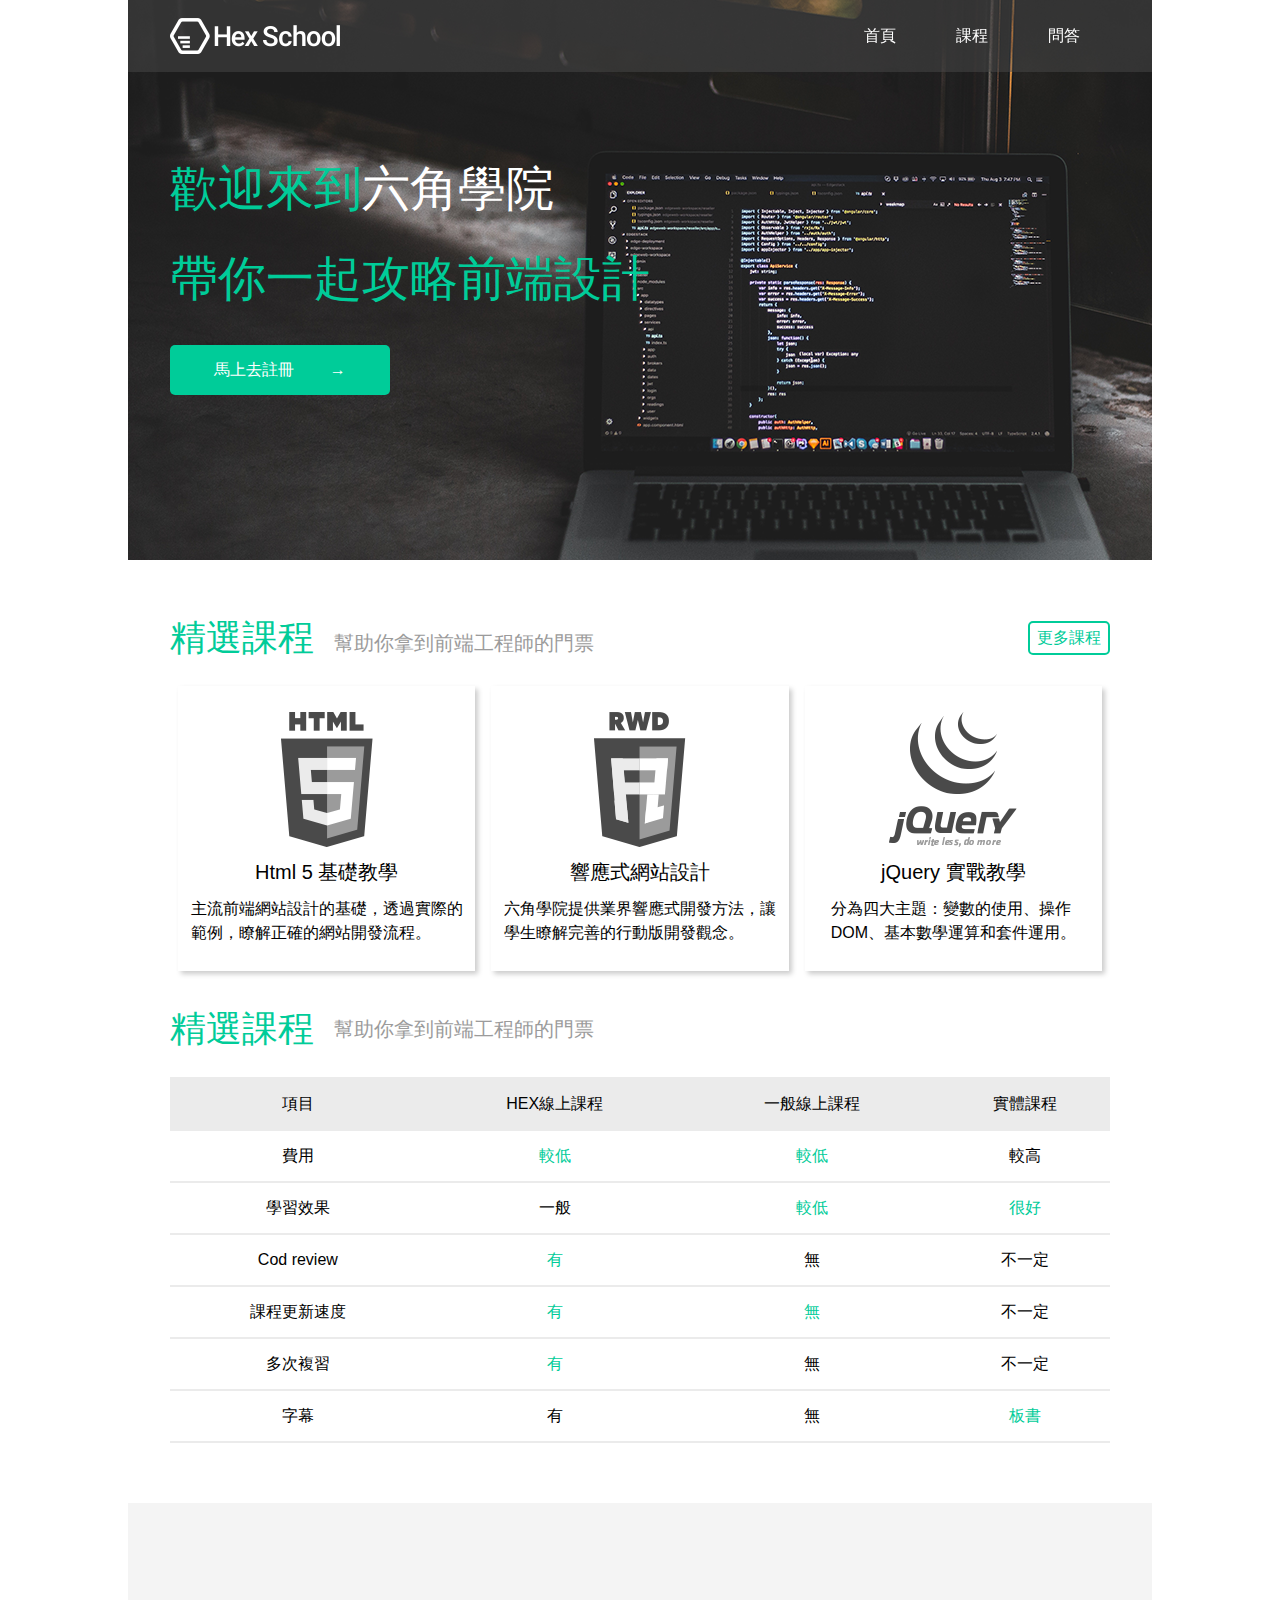
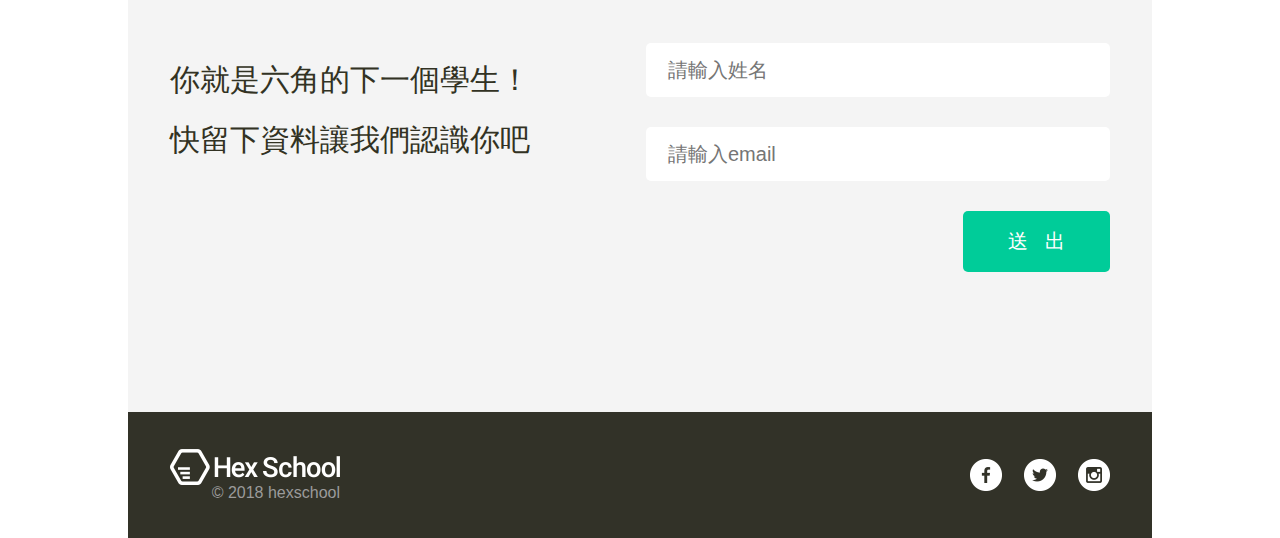
<file: index.html>
<!DOCTYPE html>
<html lang="en">
<head>
    <meta charset="UTF-8">
    <meta name="viewport" content="width=device-width, initial-scale=1.0">
    <title>首頁</title>
<link rel="shortcut icon" href="img/icon.png">










    <link rel="stylesheet" href="css/all.css">
</head>
<body>
    <div class="menu">
        <h1><a href="index.html">hexschool</a></h1>
        <nav class="navbar"> <ul>
        <li><a href="index.html">首頁</a></li>
        <li><a href="class.html">課程</a></li>
        <li><a href="faq.html">問答</a></li></ul>
    </nav>
    </div>
    <div class="content">
<div class="banner">
    <h2>
        
        <p>歡迎來到<span>六角學院</span></p>
        <p>帶你一起攻略前端設計</p>
    
    <a href="#">馬上去註冊</a></h2>
</div>
<div class="Course-box">
    <div class="Course-title">
        <h3>精選課程<span>幫助你拿到前端工程師的門票</span></h3>

    <a href="#">更多課程</a>

    </div>
    <ul class="Course-comparison">
    <li><img src="img/Html.png" alt="html">
    <h4>Html 5 基礎教學</h4>
<p>主流前端網站設計的基礎，透過實際的<br>範例，瞭解正確的網站開發流程。</p>

    </li>
    <li><img src="img/RWD.png" alt="RWD">
        <h4>響應式網站設計</h4>
        <p>六角學院提供業界響應式開發方法，讓<br>學生瞭解完善的行動版開發觀念。</p>
    </li>
    <li><img src="img/jQuery.png" alt="jquery">
    <h4>jQuery 實戰教學</h4>
    <p>分為四大主題：變數的使用、操作<br>DOM、基本數學運算和套件運用。</p>
    </li>
</ul>

</div>
<div class="Course-sheet">
    <h3>精選課程<span>幫助你拿到前端工程師的門票</span></h3>
    <table class="sheet-content">
        <tr> 

        <th>項目</th>
        <th>HEX線上課程</th>
        <th>一般線上課程</th>
        <th>實體課程</th>
    </tr>
    <tr>
    <td>費用</td>
    <td class="index-color">較低</td>
    <td class="index-color">較低</td>
    <td>較高</td>
</tr>
    <tr>
        <td>學習效果</td>
        <td>一般</td>
        <td class="index-color">較低</td>
        <td class="index-color">很好</td>
    </tr>
        <tr>
            <td>Cod review</td>
            <td class="index-color">有</td>
            <td>無</td>
            <td>不一定</td>
        </tr>
        <tr>
            <td>課程更新速度</td>
            <td class="index-color">有</td>
            <td class="index-color">無</td>
            <td>不一定</td>
        </tr>
        <tr>
            <td>多次複習</td>
            <td class="index-color">有</td>
            <td>無</td>
            <td>不一定</td>
        </tr>
        <tr>
            <td>字幕</td>
            <td>有</td>
            <td>無</td>
            <td class="index-color">板書</td>
        </tr>
    </table>
</div>
<div class="Home-form">
    <h3><span>你就是六角的下一個學生！ <br> 快留下資料讓我們認識你吧</span></h3>
    <form action="index.html">
        <div class="index-name">
            <input type="text" name="name"  placeholder="請輸入姓名">
            <input type="email" name="email"  placeholder="請輸入email">
        </div>
        <div class="index-btn">
            <input type="submit" value="送   出">
        </div>
    </form>
</div>

    </div>
    
    <div class="footer">
        <div class="footer-left"><h2><a href="index.html">hexschool</a> <span>© 2018 hexschool</span></h2></div>
        <ul class="footer-right">
        <li><a class="footer-facebook" href="#">facebook</a></li>
        <li><a class="footer-twitter" href="#">twitter</a></li>
        <li><a class="footer-instagram" href="#">instagram</a></li></ul>
    </div>
</body>
</html>
</file>
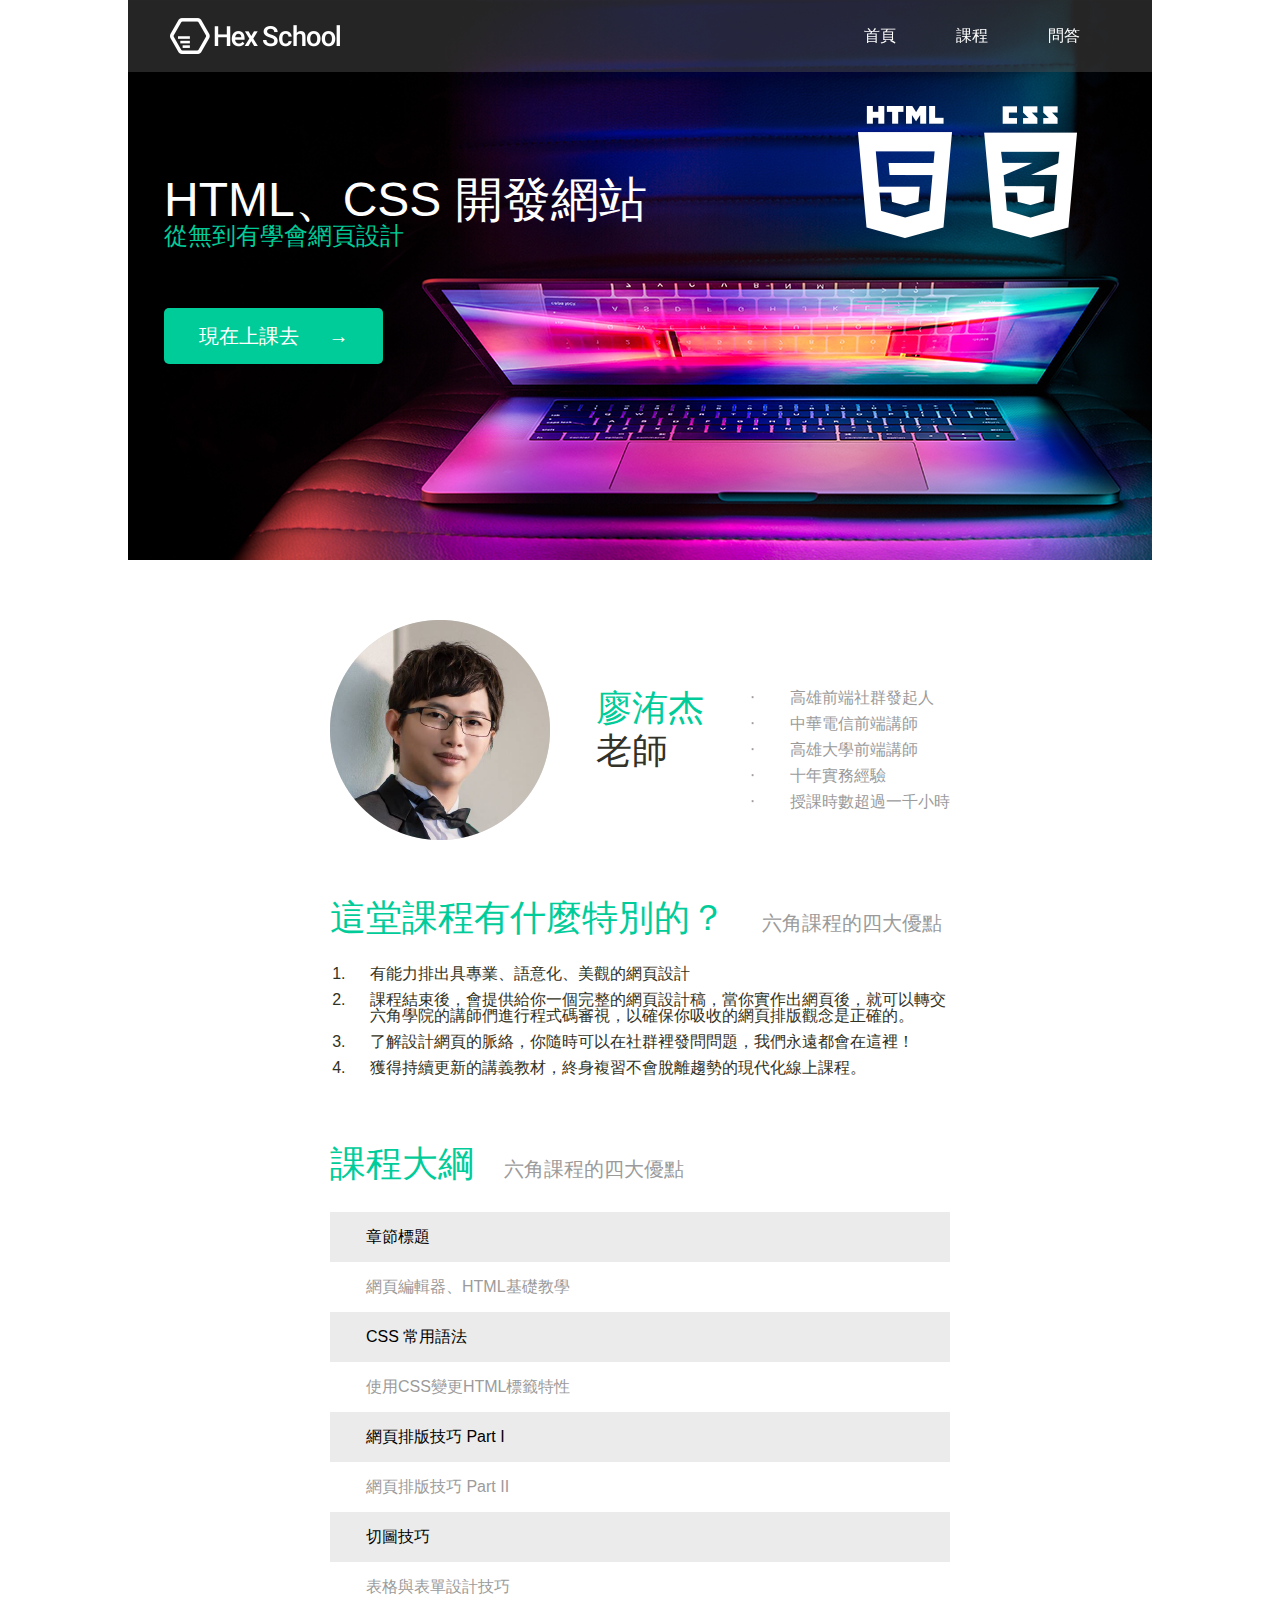
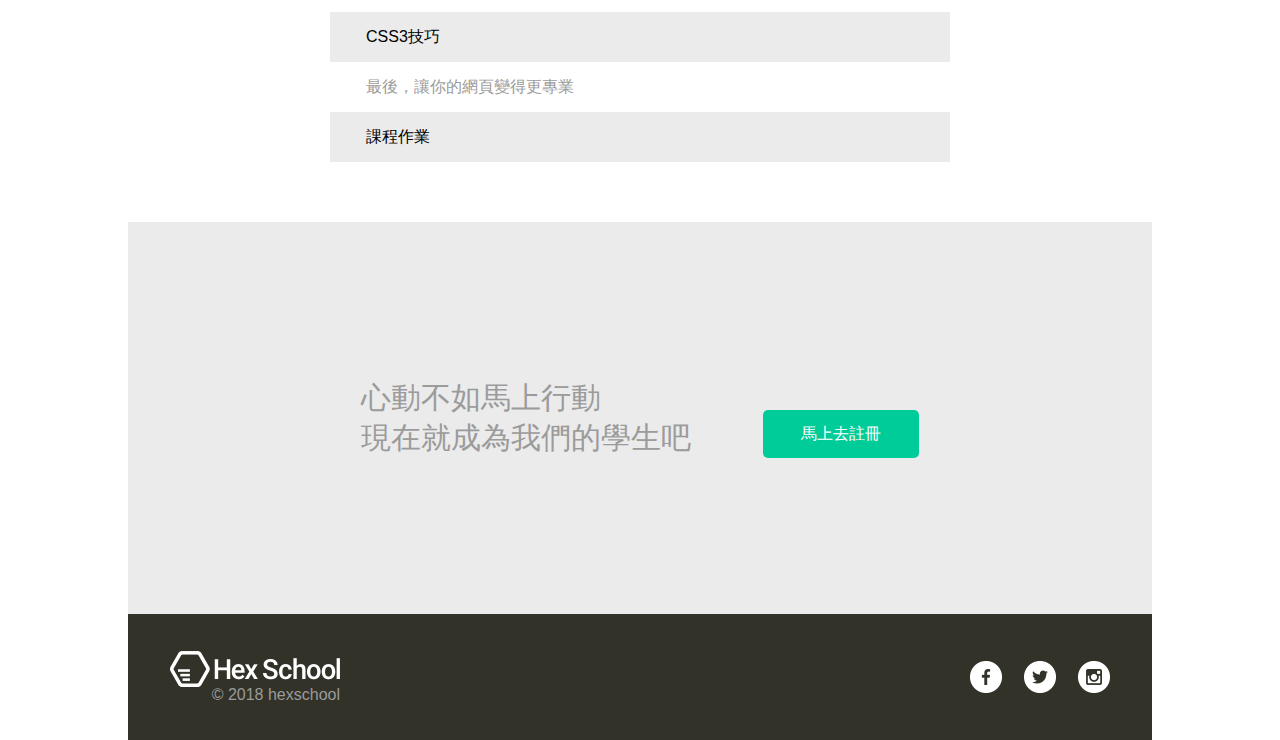
<file: class.html>
<!DOCTYPE html>
<html lang="en">
<head>
    <meta charset="UTF-8">
    <meta name="viewport" content="width=device-width, initial-scale=1.0">
    <title>課程</title>
    <link rel="shortcut icon" href="img/icon.png">







    <link rel="stylesheet" href="css/all.css">
</head>
<body>
    <div class="menu">
        <h1><a href="index.html">hexschool</a></h1>
        <nav class="navbar"> <ul>
        <li><a href="index.html">首頁</a></li>
        <li><a href="class.html">課程</a></li>
        <li><a href="faq.html">問答</a></li></ul>
    </nav>
    </div>

    <div class="class-banner">
        <div class="class-item"> <h2>HTML、CSS 開發網站<p>從無到有學會網頁設計</p>
            <div class="class-btn2">
                <a href="#">現在上課去</a>
            </div>
   </h2>
            
            <div class="class-img"> <img src="img/banner-html.png" alt="html">
                <img src="img/banner-css.png" alt="css"></div>

               
    </div>
    
    </div>
    <div class="Course-page2">
    <div class="Teacher-introduction">
        <img src="img/photo.png" alt="老師照片">
        <h3>廖洧杰<p>老師</p></h3>
        <ul>
            <li>高雄前端社群發起人</li>
            <li>中華電信前端講師</li>
            <li>高雄大學前端講師</li>
            <li>十年實務經驗	</li>
            <li>授課時數超過一千小時</li>
        </ul>
    </div>

    <div class="Course-features">
<h3>這堂課程有什麼特別的？</h3>
<ol class="text-item">
    <li>有能力排出具專業、語意化、美觀的網頁設計 </li>
    <li>課程結束後，會提供給你一個完整的網頁設計稿，當你實作出網頁後，就可以轉交六角學院的講師們進行程式碼審視，以確保你吸收的網頁排版觀念是正確的。</li>
    <li>了解設計網頁的脈絡，你隨時可以在社群裡發問問題，我們永遠都會在這裡！</li>
    <li>獲得持續更新的講義教材，終身複習不會脫離趨勢的現代化線上課程。</li>
</ol>

    </div>
    <div class="Course-Outline">
        <h3>課程大綱</h3>
        <table class="Outline">
            <tr>
                <th>章節標題</th>
                <td>網頁編輯器、HTML基礎教學</td>
            </tr>
            <tr>
                <th>CSS 常用語法</th>
                <td>使用CSS變更HTML標籤特性</td>
            </tr>
            <tr></tr>
                <th>網頁排版技巧 Part I</th>
                <td>網頁排版技巧 Part II</td>
                </tr>
                <tr>
                <th>切圖技巧</th>
                <td>表格與表單設計技巧</td>
                </tr>
                <tr>
                <th>CSS3技巧</th>
                <td>最後，讓你的網頁變得更專業</td>
                </tr>
                <tr>
                <th>課程作業</th>
                </tr>
                
           
        </table>
    </div>








</div>
<div class="register-page2">
    
    <p>心動不如馬上行動<br>現在就成為我們的學生吧</p>
    <a href="#">馬上去註冊</a>
</div>






    <div class="footer">
        <div class="footer-left"><h2><a href="index.html">hexschool</a> <span>© 2018 hexschool</span></h2></div>
        <ul class="footer-right">
        <li><a class="footer-facebook" href="#">facebook</a></li>
        <li><a class="footer-twitter" href="#">twitter</a></li>
        <li><a class="footer-instagram" href="#">instagram</a></li></ul>
    </div>
</body>
</html>
</file>
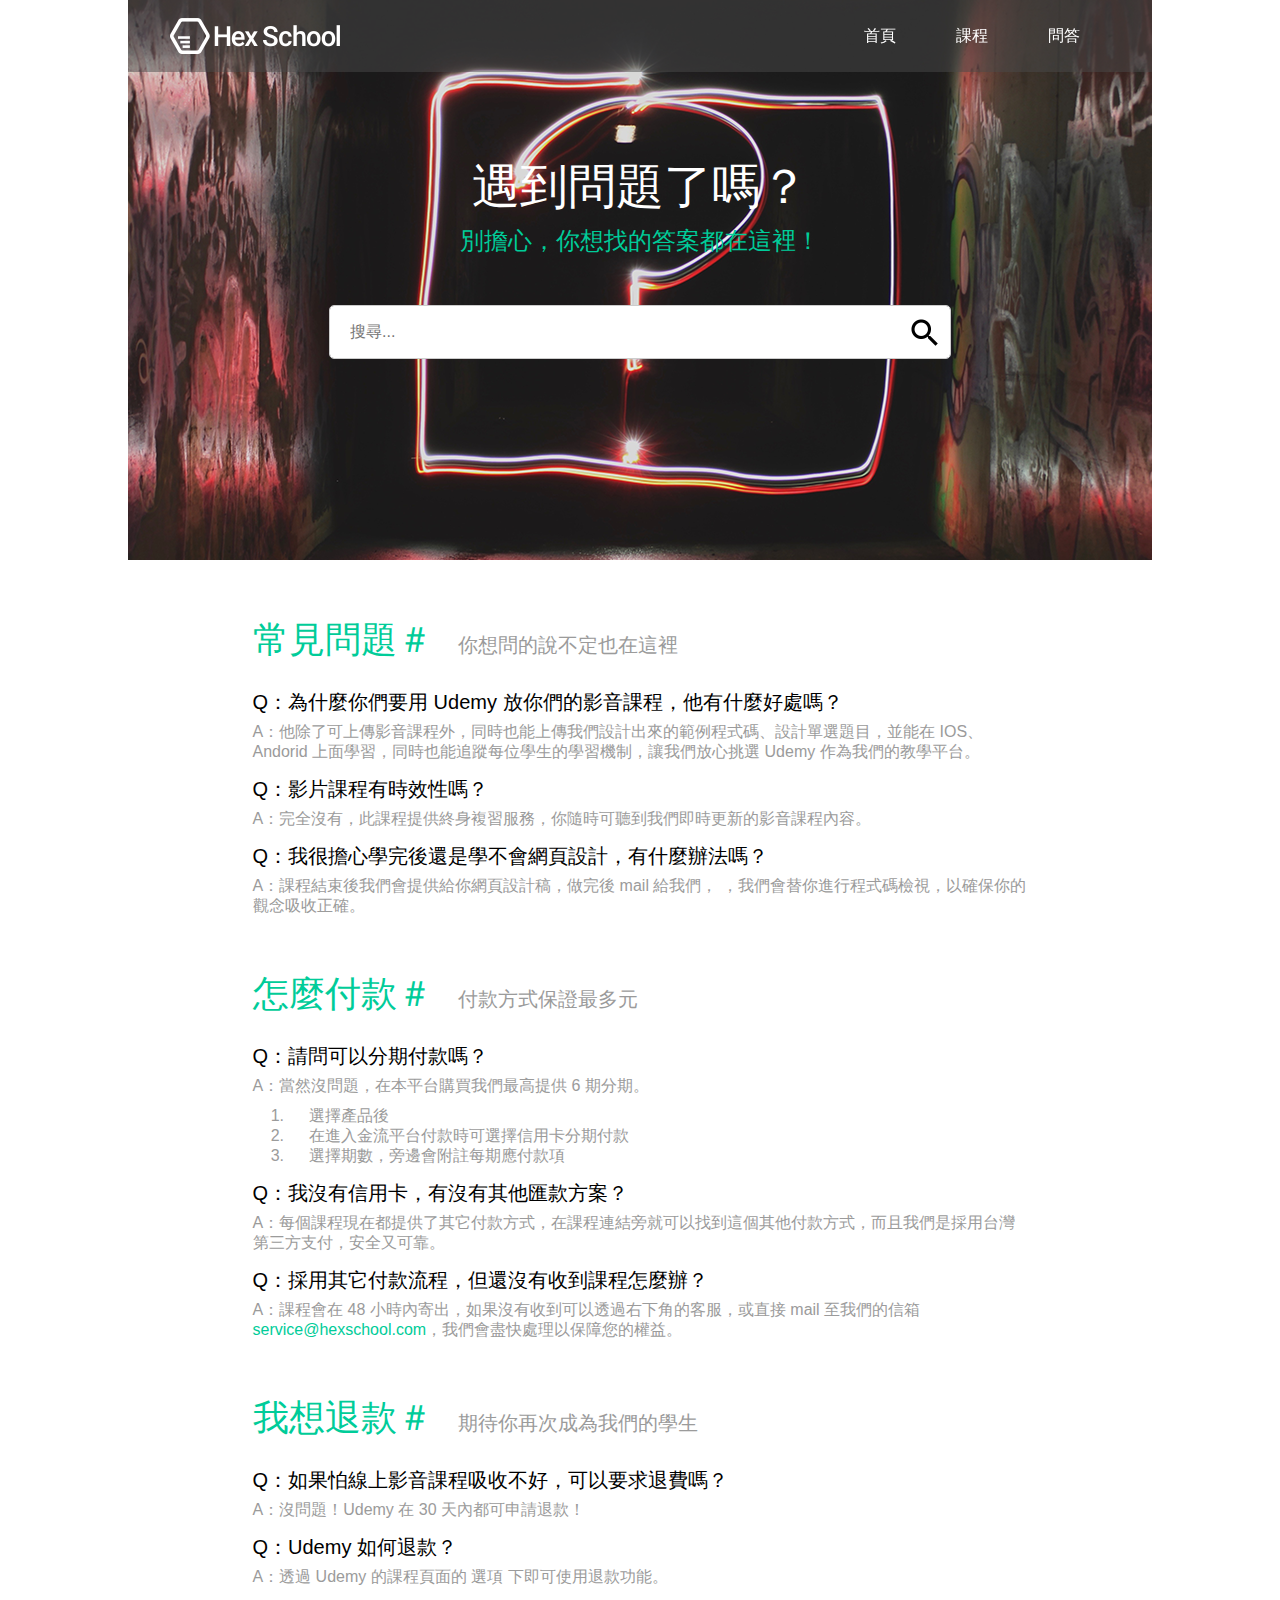
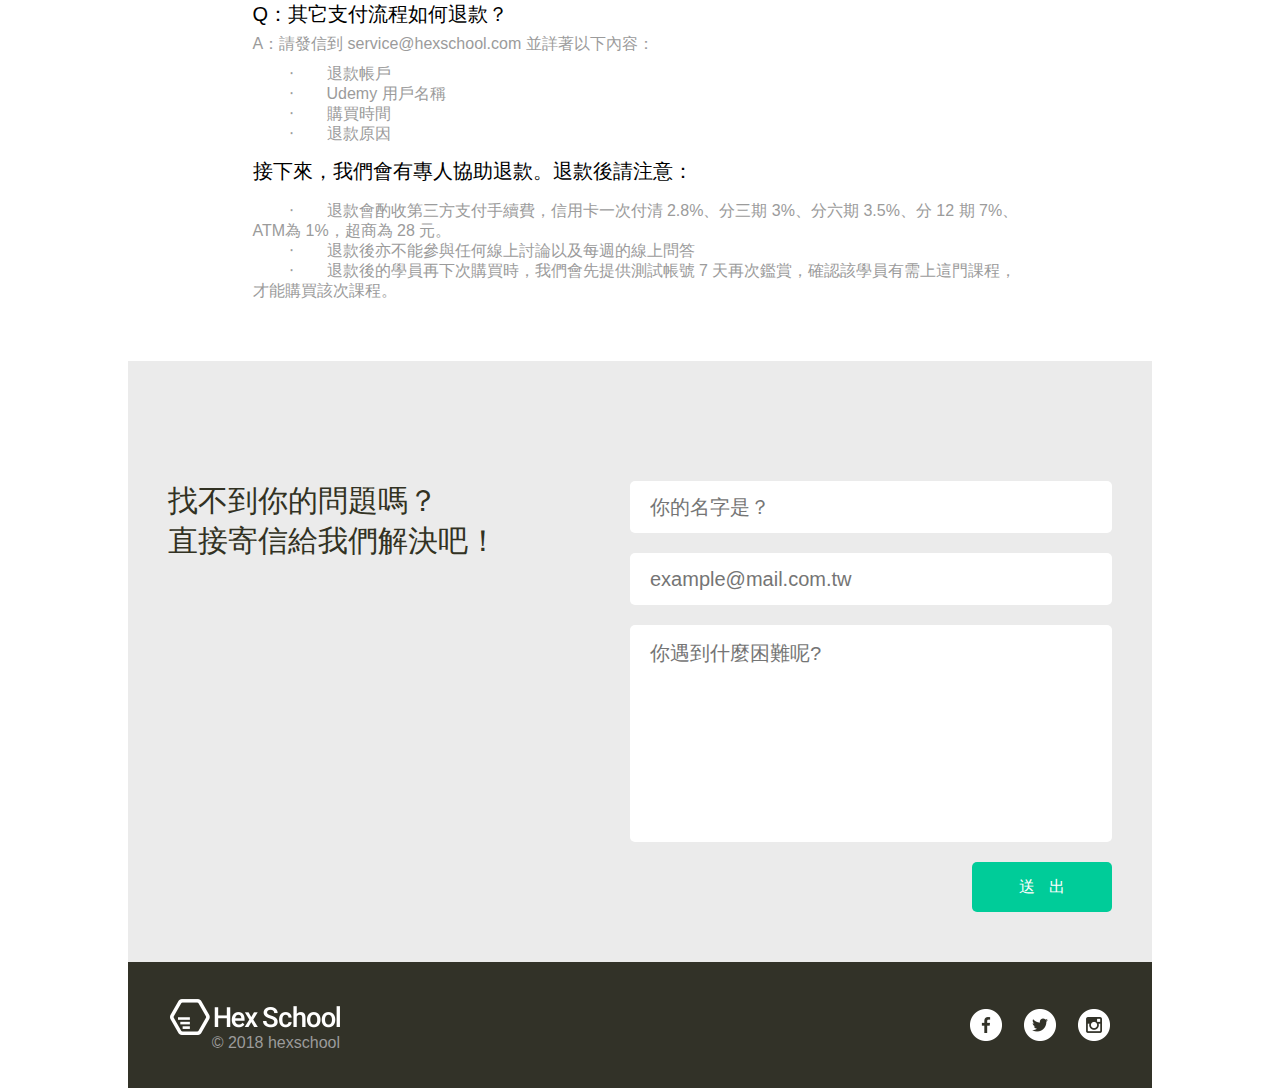
<file: faq.html>
<!DOCTYPE html>
<html lang="en">
<head>
    <meta charset="UTF-8">
    <meta name="viewport" content="width=device-width, initial-scale=1.0">
    <title>問答</title>
    <link rel="shortcut icon" href="img/icon.png">





    <link rel="stylesheet" href="css/all.css">
</head>
<body>
    <div class="menu">
        <h1><a href="index.html">hexschool</a></h1>
        <nav class="navbar"> <ul>
        <li><a href="index.html">首頁</a></li>
        <li><a href="class.html">課程</a></li>
        <li><a href="faq.html">問答</a></li></ul>
    </nav>
    </div>

<div class="faq-banner">
    
   <h3>
    遇到問題了嗎？
   </h3>
   <p>
    別擔心，你想找的答案都在這裡！
   </p>
   <form action="/search" method="get" class="search-form">
    <input type="text" name="query" placeholder="搜尋..." aria-label="搜尋欄位">
    <button type="submit">
        <span class="search-icon"></span>
    </button>
</form>

</div>

<div class="faq-content">
    <div class="common">
        <h3>常見問題＃</h3>
        <h4>Q：為什麼你們要用 Udemy 放你們的影音課程，他有什麼好處嗎？</h4>
        <p>A：他除了可上傳影音課程外，同時也能上傳我們設計出來的範例程式碼、設計單選題目，並能在 IOS、Andorid 上面學習，同時也能追蹤每位學生的學習機制，讓我們放心挑選 Udemy 作為我們的教學平台。
        </p>
        <h4>Q：影片課程有時效性嗎？</h4>
        <p>A：完全沒有，此課程提供終身複習服務，你隨時可聽到我們即時更新的影音課程內容。</p>
        <h4>Q：我很擔心學完後還是學不會網頁設計，有什麼辦法嗎？</h4>
        <p>A：課程結束後我們會提供給你網頁設計稿，做完後 mail 給我們， <a href="service@hexschool.com"></a> ，我們會替你進行程式碼檢視，以確保你的觀念吸收正確。</p>
    </div>
<div class="payment">
    <h3>怎麼付款＃</h3>
    <h4>Q：請問可以分期付款嗎？</h4>
    <p>A：當然沒問題，在本平台購買我們最高提供 6 期分期。</p>
    <ol>
        <li>選擇產品後</li>
        <li>在進入金流平台付款時可選擇信用卡分期付款</li>
        <li>選擇期數，旁邊會附註每期應付款項</li>
    </ol>
    <h4>Q：我沒有信用卡，有沒有其他匯款方案？</h4>
    <p>
        A：每個課程現在都提供了其它付款方式，在課程連結旁就可以找到這個其他付款方式，而且我們是採用台灣第三方支付，安全又可靠。 
    </p>
    <h4>Q：採用其它付款流程，但還沒有收到課程怎麼辦？</h4>
    <p>A：課程會在 48 小時內寄出，如果沒有收到可以透過右下角的客服，或直接 mail 至我們的信箱<a href="#">service@hexschool.com</a>，我們會盡快處理以保障您的權益。</p>
    
    

</div>
<div class="refund">
<h3>我想退款＃</h3>
    <h4>Q：如果怕線上影音課程吸收不好，可以要求退費嗎？</h4>
    <p>A：沒問題！Udemy 在 30 天內都可申請退款！</p>
    <h4>Q：Udemy 如何退款？</h4>
    <p>A：透過 Udemy 的課程頁面的 選項 下即可使用退款功能。</p>
    <h4>Q：其它支付流程如何退款？</h4>
    <p>A：請發信到 service@hexschool.com 並詳著以下內容：</p>
    <ul>
        <li>退款帳戶</li>
        <li>Udemy 用戶名稱</li>
        <li>購買時間</li>
        <li>退款原因</li>
    </ul>
    <h4>接下來，我們會有專人協助退款。退款後請注意：</h4>
    <ul>
        <li>退款會酌收第三方支付手續費，信用卡一次付清 2.8%、分三期 3%、分六期 3.5%、分 12 期 7%、ATM為 1%，超商為 28 元。</li>
        <li>退款後亦不能參與任何線上討論以及每週的線上問答</li>
        <li>退款後的學員再下次購買時，我們會先提供測試帳號 7 天再次鑑賞，確認該學員有需上這門課程，才能購買該次課程。</li>
    </ul>
</div>

</div>

<div class="faq-bottom">
    <h3>找不到你的問題嗎？<br>直接寄信給我們解決吧！</h3>
    <form action="faq.html">
        
        <input type="text" name="name" id="name" placeholder="你的名字是？">
        <input type="email" name="email" id="email" placeholder="example@mail.com.tw">
        <textarea name="message" rows="5" cols="30" placeholder="你遇到什麼困難呢?"></textarea>
       
<div class="faq-btn"><input type="submit" value="送   出"></div>
            

    </form>
   
</div>





















    <div class="footer">
        <div class="footer-left"><h2><a href="index.html">hexschool</a> <span>© 2018 hexschool</span></h2></div>
        <ul class="footer-right">
        <li><a class="footer-facebook" href="#">facebook</a></li>
        <li><a class="footer-twitter" href="#">twitter</a></li>
        <li><a class="footer-instagram" href="#">instagram</a></li></ul>
    </div>
</body>
</html>
</file>
<file: css/all.css>
/* http://meyerweb.com/eric/tools/css/reset/ 
   v2.0 | 20110126
   License: none (public domain)
*/

html, body, div, span, applet, object, iframe,
h1, h2, h3, h4, h5, h6, p, blockquote, pre,
a, abbr, acronym, address, big, cite, code,
del, dfn, em, img, ins, kbd, q, s, samp,
small, strike, strong, sub, sup, tt, var,
b, u, i, center,
dl, dt, dd, ol, ul, li,
fieldset, form, label, legend,
table, caption, tbody, tfoot, thead, tr, th, td,
article, aside, canvas, details, embed, 
figure, figcaption, footer, header, hgroup, 
menu, nav, output, ruby, section, summary,
time, mark, audio, video {
	margin: 0;
	padding: 0;
	border: 0;
	font-size: 100%;
	font: inherit;
	vertical-align: baseline;
}
/* HTML5 display-role reset for older browsers */
article, aside, details, figcaption, figure, 
footer, header, hgroup, menu, nav, section {
	display: block;
}
body {
	line-height: 1;
}
ol, ul {
	list-style: none;
}
blockquote, q {
	quotes: none;
}
blockquote:before, blockquote:after,
q:before, q:after {
	content: '';
	content: none;
}
table {
	border-collapse: collapse;
	border-spacing: 0;
}

/*----------------start there-------------------------*/
body{
    margin: 0 auto;
    width: 1024px;
    font-family: "Microsoft YaHei", sans-serif;
	position: relative;
	

}

a {
    cursor: pointer;
	text-decoration: none;
}

/*------------------layout-menu--------------------*/
.menu{
	display: flex;
	justify-content: space-between;
	align-items: center;
	background:rgba(74, 74, 74, 0.5);
	box-sizing: border-box;
	height: 72px;
	padding-left:42px ;
	padding-right:42px ;
	width: 1024px;
	position: fixed;
	z-index: 1000;

}
.menu h1 a{
	display: block;
	width: 170px;
	height: 36px;
	background-image: url(../img/header-logo.png);
text-indent: 101%;
white-space: nowrap;
overflow: hidden;
	
}
.navbar ul{
	display: flex;}

	.navbar ul li{
		padding-left: 15px;
		padding-right: 15px;
	}
.navbar ul li a {
	display: block;
	line-height: 72px;
	height: 72px;
	color: #fff;

	position: relative;
	padding-left: 15px;
padding-right:15px ;
}

.navbar ul li a::after{
	content: '';
position: absolute;
bottom: 0;
left: 0;
width: 100%;
height: 3px;
background-color: aquamarine;
transform: scaleX(0);
transform-origin: bottom left;
transition: transform 0.3s ease;
}
.navbar ul li a:hover::after
,.navbar ul li a:focus::after{
	transform: scaleX(1);

	
}

.navbar ul li a:hover{
	color: aquamarine;
}

/*--------------layout-footer-----------------*/

.footer{
	background: #323228;
	display: flex;
	justify-content: space-between;
	align-items: center;
	padding-left: 42px;
	padding-right: 42px;
	padding-top:37px ;
	padding-bottom: 37px;
}
.footer-left h2 a{
	display: block;
	background-image: url(../img/footer_logo.png);
	width: 170px;
height: 36px;
text-indent: 101%;
white-space: nowrap;
overflow: hidden;

}
.footer-left h2 span{
	display: flex;
	justify-content: flex-end;
	color:#9b9b9b ;
}

.footer-right {
	display: flex;

}
.footer-right li a{
	
	color: #fff;
}

.footer-facebook,.footer-twitter,.footer-instagram{
	display: block;
	text-indent: 101%;
white-space: nowrap;
overflow: hidden;
width: 32px;
height: 32px;
margin-left: 22px;


}
.footer-facebook{

background-image: url(../img/facebook.png);



}
.footer-twitter{

background-image: url(../img/twitter.png);

}
.footer-instagram{

background-image: url(../img/instagram.png);

}
/*--------------index--------------------*/
.banner{
	background-image: url(../img/banner_photo.png);
	height: 560px;
	display: flex;
	align-items: center;
	margin-bottom: 60px;
}
.banner h2 {
	
	display: flex;
flex-direction: column;
padding-left: 42px;

}
.banner h2 p{
	
	color:  #00cc99;
	padding-bottom: 42px;
	font-size: 48px;
	}
	.banner h2 span{
color: #fff;
	}	
	.banner h2 a{
		text-align: center;
		width: 220px;
		background: #00cc99 ;
		color: #fff;
		padding-top: 17px;
		padding-bottom: 17px;
		border-radius: 5px;
	}
	.banner h2 a::after{
		content:" →";
		margin-left: 31px;
	}
	.Course-box{
		padding-left: 42px;
		padding-right: 42px;
	}

.Course-title{
	display: flex;
	justify-content: space-between;
	align-items: center;
}
.Course-title h3{
	color: #00cc99;
	font-size: 36px;
}
.Course-title{
	padding-bottom: 30px;
}
.Course-title h3 span{
	font-size: 20px;
	color: #9b9b9b;
	font-weight: lighter;
	margin-left: 20px;
}
.Course-title a{
	display: block;
	border: 2px solid #00cc99;
	border-radius: 5px;
	padding: 7px;
	color: #00cc99;
}
.Course-sheet{
	padding-bottom: 60px;
}
.Course-comparison{
	display: flex;
	justify-content: space-between;


}
.sheet-content th,.sheet-content td{
	border-top: 2px solid #ebebeb;
	border-bottom:2px solid #ebebeb;

}
.Course-comparison li{
	display: flex;
	flex-direction: column;
	align-items: center;
	width: 300px;
	padding-left:10px ;
	padding-right:10px;
	box-shadow: 3px 3px 5px #ccc;
margin-left: 8px;
margin-right: 8px;
margin-bottom: 40px;
}
.Course-comparison img{
	padding-top: 26px;
	padding-bottom: 15px;
}
.Course-comparison li h4{
	font-weight: 500;
	font-size: 20px;
	padding-bottom: 15px;
}
.Course-comparison li p{
	line-height: 1.5;
	padding-bottom: 26px;
}

.Course-sheet h3{
	color: #00cc99;
	font-size: 36px;
	display: flex;
	
	align-items: center;
	padding-left: 42px;
		padding-right: 42px;
		margin-bottom: 30px;
}
.Course-sheet span{
	font-size: 20px;
	color: #9b9b9b;
	font-weight: lighter;
	margin-left: 20px;
	
}
.sheet-content{
	margin: 0 auto;
	width: 940px;
}
.sheet-content th{
	background: #ebebeb;
}
.sheet-content th,.sheet-content td{
	font-weight: lighter;
	padding-top:17px ;
	padding-bottom:17px ;
	text-align: center;
}
.index-color{
	color: #00cc99;
}
.Home-form{
	
	background: #f4f4f4;
	padding-left:42px ;
	padding-right: 42px;
	display: flex;
	justify-content: space-between;
	padding-top: 140px;
	padding-bottom: 140px;
}
.Home-form h3{
	height: 134px;
	
	display: flex;
	align-items: center;
}
.Home-form h3 span{
	font-size: 30px;
	line-height: 60px;
	color: #323223;
	font-weight: lighter;

}
.index-name{
	display: flex;
	flex-direction: column;
}
.index-name input{
	display: block;
	margin-bottom: 30px;
	width: 460px;
	height: 52px;
	border: none;
	border-radius: 5px;
	font-size: 20px;
	outline: none;/* 移除邊框線條 */
}
.index-name input::placeholder{
	font-size: 20px;
	padding-left: 20px;
}

.index-btn{
	display: flex;
	flex-direction: row-reverse;
	
}
.index-btn input{
	background:  #00cc99;
	border: none;
	border-radius: 5px;
	color: #fff;
padding: 17px 45px;
font-size: 20px;
}
.index-btn input:hover{
	cursor: pointer;
}



/*---------------class---------------------*/
.class-banner{
	background-image: url(../img/banner2.png);
	height: 560px;
	width: 1024px;
	background-repeat: no-repeat;
	display: flex;
	align-items: center;
	margin-bottom: 60px;
}
.class-item{

	display: flex;
	justify-content: space-between;
	
	width: 100%;
	
	padding-left: 36px;
	padding-right: 58px;
	position: relative;
}
.class-item h2{
	color: #fff;
	font-size: 48px;
	padding-bottom: 20px;
}
.class-item h2 p{
	color: #00cc99;
	font-size: 24px;
}
.class-img{
	
	display: flex;
	position: absolute;
	right: 58px;
	top: -70px;
	
}
.class-img img{
	
	padding-left:16px ;
	padding-right: 16px;
	width: 94px;
	height: 132px;
}
.class-banner{
	color: #fff;
}
.class-btn2{
padding-top: 60px;
}
.class-btn2 a{
	background: #00cc99;
	display: block;
	width: 219px;
	display: flex;
	justify-content: center;
	
	color: #fff;
	font-size: 20px;
	padding-top: 18px;
	padding-bottom: 18px;
	border-radius: 5px;
}
.class-btn2 a::after{
	content: '→';
	color: #fff;
	font-size: 20px;
	padding-left: 30px;
}
.Course-page2{
	width: 620px;
	margin: 0 auto;
}
.Teacher-introduction{
	display: flex;
	justify-content: space-between;


	margin-bottom: 60px;
	
}
.Teacher-introduction h3{
	font-size: 36px;
	color: #00cc99;
	
	padding-top: 70px;
}
.Teacher-introduction h3 p{
	line-height: 50px;
	color: #323228;
}
.Teacher-introduction ul {
	padding-top: 70px;
	
}
.Teacher-introduction ul li{
	color: #9b9b9b;
	padding-bottom: 10px;
	font-size: 16px;
}
.Teacher-introduction ul li::before {
	content: '‧';
	padding-right: 35px;
}
.Course-features{
	display: flex;
	flex-direction: column;
	margin-bottom: 60px;
}
.Course-features h3{
	
	font-size: 36px;
	font-weight: lighter;
	color: #00cc99;
	padding-bottom: 30px;
	
}
.Course-features h3::after{
	content: "六角課程的四大優點";
	font-weight: lighter;
	font-size: 20px;
	color: #9b9b9b;
	padding-left: 36px;
	
}
.text-item{
	list-style-type: decimal;
	list-style-position: outside;
	
    margin-left: 20px; /* 將數字向左移動，與 div 左側對齊 */
	}
	.text-item li{

		padding-left: 20px; /* 確保文字部分與數字之間保持距離 */
		padding-bottom: 10px;
		color: #323223;
		font-weight: lighter;
	}
	.Course-Outline{
		display: flex;
	flex-direction: column;
	padding-bottom: 60px;
	}
	.Course-Outline h3{
		color: #00cc99;
		font-size: 36px;
		font-weight: lighter;
		padding-bottom: 30px;
	}

	
.Course-Outline h3::after{
content: "六角課程的四大優點";
color: #9b9b9b;
font-size: 20px;
padding-left: 30px;
}
.Outline tr th{
	text-align: left;
	background-color: #ebebeb;
	color: #000;
	
}
.Outline tr th,.Outline tr td{
display: block;
display: flex;
align-items: center;
height: 50px;

padding-left: 36px;
font-weight: lighter;
	
}
.Outline tr td{
	color: #9b9b9b;
}
.register-page2{
	background: #ebebeb;
	display: flex;
	justify-content: center;
	align-items: end;
	padding-top: 156px;
	padding-bottom: 156px;
	
}
.register-page2 p{
	font-size: 30px;
	color: #9b9b9b;
	font-weight: lighter;
	line-height: 40px;
	padding-right: 72px;
}
.register-page2 a{
	background: #00cc99;
color: #fff;
padding:16px 38px ;
border-radius: 5px;
}




/*----------------faq--------------------*/

.faq-banner{
	background-image: url(../img/banner3.png);
	width: 100%;
	height: 560px;

text-align: center;
margin-bottom: 62px;
}
.faq-banner h3,.faq-banner p{
	font-weight: lighter;
}
.faq-banner h3{
	color: #fff;
	font-size:48px ;
	padding-top: 163px;
	padding-bottom: 18px;
}
.faq-banner p{
	font-size: 24px;
	color: #00cc99;
	padding-bottom: 52px;
}
.search-form {
	margin: 0 auto;
    width: 620px;
    height: 52px;
    position: relative;
    border: 1px solid #ccc;
    border-radius: 5px; /* 半徑為高度的一半，使其成為圓角 */
    overflow: hidden;
    display: flex;
	
}

.search-form input {
    width: 100%;
    height: 100%;
    padding: 0 60px 0 20px; /* 右側留出按鈕的位置，左側留出輸入框內部填充 */
    border: none;
    font-size: 16px;
    outline: none; /* 去除點擊時的邊框 */
}

.search-form button {
    position: absolute;
    right: 0;
    top: 0;
    width: 52px;
    height: 52px;
    background: none;
    border: none;
    cursor: pointer;
    display: flex;
    align-items: center;
    justify-content: center;
    padding: 0;
}

.search-icon {
background-image: url(../img/search\ icon.png);
width: 27px;
height: 27px;
}

.faq-content{
	margin: 0 auto;
	
	width: 775px;
	display: flex;
	flex-direction: column;
	align-items: center;
	
}
.common{
	padding-bottom: 60px;
	
}
.common h3{
	color: #00cc99;
	font-size: 36px;
	font-weight: lighter;
	padding-bottom: 17px;
}
.common h3::after{
	content: "你想問的說不定也在這裡";
	color: #9b9b9b;
	font-weight: lighter;
	font-size: 20px;
	padding-left:25px ;
}
.common h4{
	font-weight: lighter;
	font-size: 20px;
	padding-top: 17px;
	padding-bottom: 10px;
}
.common p{
	font-weight: lighter;
	color: #9b9b9b;
	font-size: 16px;
	line-height: 20px;
}
.payment{
	padding-bottom: 60px;
}
.payment h3{
	color: #00cc99;
	font-size: 36px;
	font-weight: lighter;
	padding-bottom: 17px;
}
.payment h3::after{
	content: "付款方式保證最多元";
	color: #9b9b9b;
	font-weight: lighter;
	font-size: 20px;
	padding-left:25px ;
}
.payment h4{
	font-weight: lighter;
	font-size: 20px;
	padding-top: 17px;
	padding-bottom: 10px;
}
.payment p{
	font-weight: lighter;
	color: #9b9b9b;
	font-size: 16px;
	line-height: 20px;
}
.payment ol{
	
	padding-top:10px ;
	list-style-type: decimal;
	list-style-position: outside;
	margin-left: 36px;
}
.payment ol li{
	font-weight: lighter;
	color: #9b9b9b;
	padding-left: 20px;
	line-height: 20px;
}
.payment p a{
	color: #00cc99;
}
.refund{
	padding-bottom:60px ;
}
.refund h3{
	color: #00cc99;
	font-size: 36px;
	font-weight: lighter;
	padding-bottom: 17px;

}
.refund h3::after{
	content: "期待你再次成為我們的學生";
	color: #9b9b9b;
	font-weight: lighter;
	font-size: 20px;
	padding-left:25px ;
}
.refund h4{
	font-weight: lighter;
	font-size: 20px;
	padding-top: 17px;
	padding-bottom: 10px;
}
.refund p{
	font-weight: lighter;
	color: #9b9b9b;
	font-size: 16px;
	line-height: 20px;
}
.refund ul{
	padding-top:10px ;
}
.refund ul li{
	color: #9b9b9b;
	line-height: 20px;
	font-weight: lighter;
	
}
.refund ul li::before{
	content: "‧";
	padding-right:33px ;
	margin-left: 36px;
}

.faq-bottom{
	background: #ebebeb;
	padding-top: 120px;
	display: flex;
	justify-content: space-between;
	padding-left: 40px;
	padding-right: 40px;


}
.faq-bottom h3{
	color: #323223;
	font-weight: lighter;
	line-height: 40px;
	
	font-size:30px ;
}


.faq-bottom form{
	display: flex;
	flex-direction: column;
}
.faq-bottom form input,.faq-bottom form textarea{
	margin-bottom: 20px;
	border-radius: 5px;
	padding-left: 20px;
	font-size: 20px;
	font-weight: lighter;
}
.faq-bottom form input{
	
	border: none;
	outline: none;/* 移除邊框線條 */
	height: 50px;
	width: 460px;
	

}
.faq-bottom form textarea{
	width: 460px;
    height: 200px;
    resize: none;
	outline: none;
	border: none;
	padding-top: 15px;
}
.faq-btn{
display: flex;
flex-direction: row-reverse;
padding-bottom: 30px;
}
.faq-btn input[type="submit"] {
    background: #00cc99; /* 設置背景色 */
    color: white; /* 設置字體顏色 */
    padding: 10px 10px; /* 調整內邊距 */
    border: none; /* 移除邊框 */
    border-radius: 5px; /* 邊角圓滑 */
    cursor: pointer; /* 鼠標變成指標 */
    font-size: 16px; /* 字體大小 */
	width: 140px;
	
}
/*------------------------------------*/
.faq-btn input[type="submit"]:hover {
    background-color: #0aa57f; /* 滑鼠懸停效果 */
}
</file>
